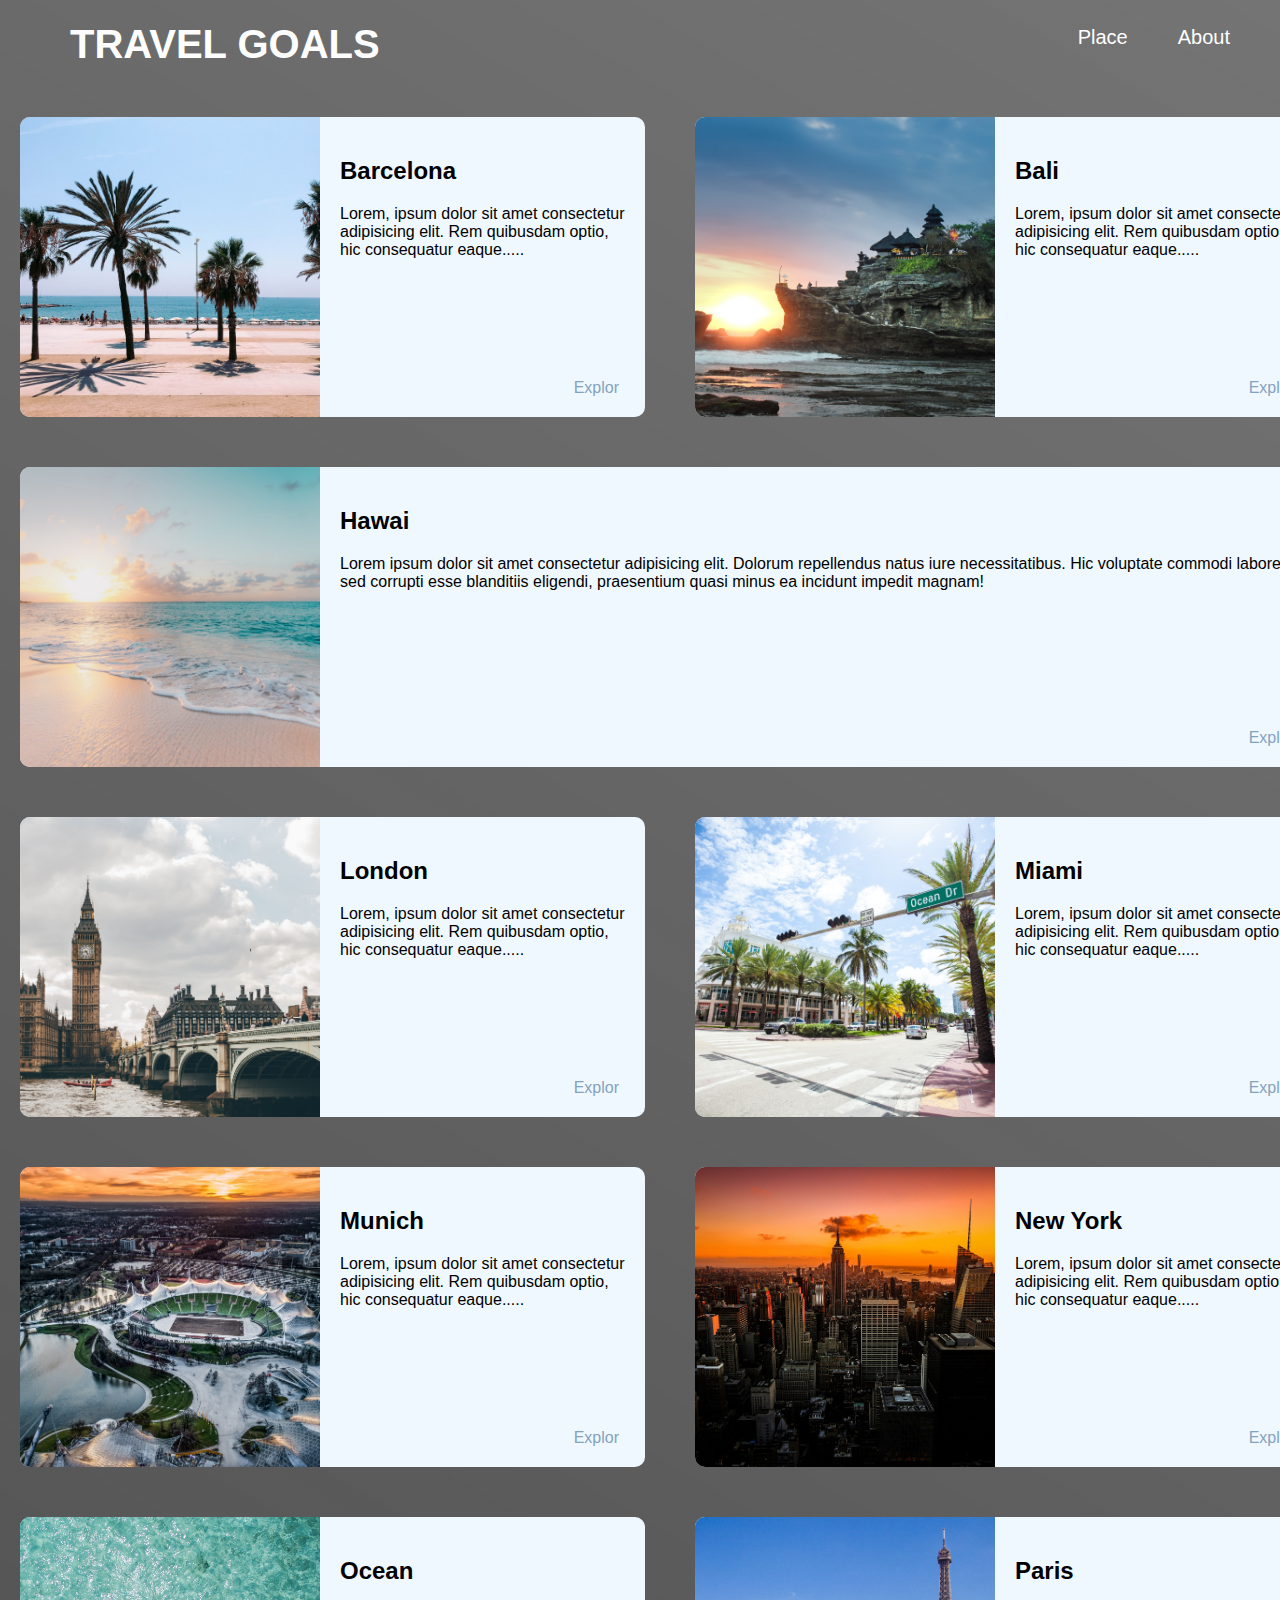
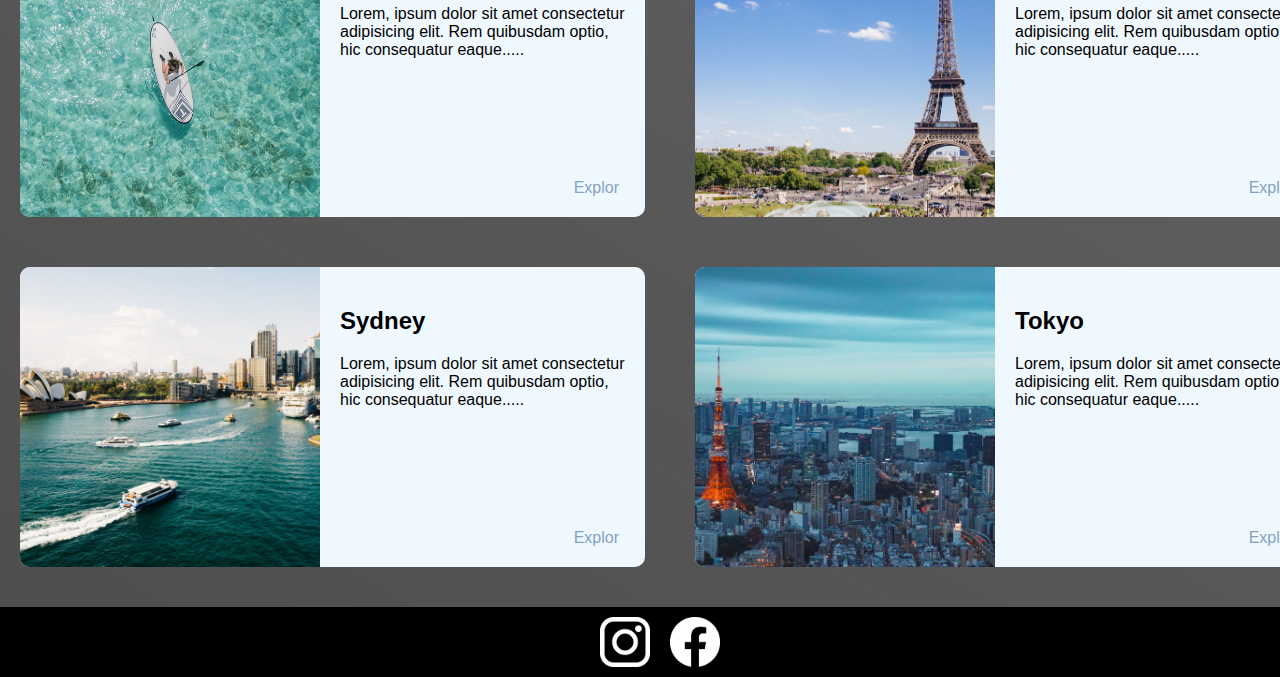
<file: place.html>
<!DOCTYPE html>
<html lang="en">
    <head>
        <meta charset="UTF-8">
        <meta name="viewport" content="width=device-width, initial-scale=1.0">
        <title>Document</title>
        <link rel="stylesheet" href="styles/share.css">
        <link rel="stylesheet" href="styles/place.css">
    </head>
    <body>
        <header>
            <div class="page-logo">
                <a href="index.html">Travel Goals</a>
            </div>
            <nav>
                <ul>
                    <li>
                        <a href="place.html">Place</a>
                    </li>
                    <li>
                        <a href="">About</a>
                    </li>
                </ul>
            </nav>
        </header>
        <main>
            <ul>
                <li>
                    <img src="image/barcelona.jpg" alt="Barcelona images">
                    <div class="item-content">
                        <div>
                            <h2>Barcelona</h2>
                            <p>Lorem, ipsum dolor sit amet consectetur adipisicing elit. Rem quibusdam
                                optio, hic consequatur eaque.....
                            </p>
                        </div>
                        <div class="action">
                            <a href="www.wikipedia.com">Explor</a>
                        </div>
                    </div>
                </li>
                <li>
                    <img src="image/cities-page-2/bali.jpg" alt="Bali images">
                    <div class="item-content">
                        <div>
                            <h2>Bali</h2>
                            <p>Lorem, ipsum dolor sit amet consectetur adipisicing elit. Rem quibusdam
                                optio, hic consequatur eaque.....
                            </p>
                        </div>
                        <div class="action">
                            <a href="www.wikipedia.com">Explor</a>
                        </div>
                    </div>
                </li>
                <li>
                    <img src="image/cities-page-2/hawaii.jpg" alt="Hawai images">
                    <div class="item-content">
                        <div>
                            <h2>Hawai</h2>
                            <p>Lorem ipsum dolor sit amet consectetur adipisicing elit. Dolorum repellendus
                                natus iure necessitatibus. Hic voluptate commodi labore id sed corrupti esse
                                blanditiis eligendi, praesentium quasi minus ea incidunt impedit magnam!
                            </p>
                        </div>
                        <div class="action">
                            <a href="www.wikipedia.com">Explor</a>
                        </div>
                    </div>
                </li>
                <li>
                    <img src="image/cities-page-2/london.jpg" alt="London images">
                    <div class="item-content">
                        <div>
                            <h2>London</h2>
                            <p>Lorem, ipsum dolor sit amet consectetur adipisicing elit. Rem quibusdam
                                optio, hic consequatur eaque.....
                            </p>
                        </div>
                        <div class="action">
                            <a href="www.wikipedia.com">Explor</a>
                        </div>
                    </div>
                </li>
                <li>
                    <img src="image/cities-page-2/miami.jpg" alt="Miami images">
                    <div class="item-content">
                        <div>
                            <h2>Miami</h2>
                            <p>Lorem, ipsum dolor sit amet consectetur adipisicing elit. Rem quibusdam
                                optio, hic consequatur eaque.....
                            </p>
                        </div>
                        <div class="action">
                            <a href="www.wikipedia.com">Explor</a>
                        </div>
                    </div>
                </li>
                <li>
                    <img src="image/cities-page-2/munich.jpg" alt="Munich images">
                    <div class="item-content">
                        <div>
                            <h2>Munich</h2>
                            <p>Lorem, ipsum dolor sit amet consectetur adipisicing elit. Rem quibusdam
                                optio, hic consequatur eaque.....
                            </p>
                        </div>
                        <div class="action">
                            <a href="www.wikipedia.com">Explor</a>
                        </div>
                    </div>
                </li>
                <li>
                    <img src="image/cities-page-2/new-york-city.jpg" alt="new york city images">
                    <div class="item-content">
                        <div>
                            <h2>New York</h2>
                            <p>Lorem, ipsum dolor sit amet consectetur adipisicing elit. Rem quibusdam
                                optio, hic consequatur eaque.....
                            </p>
                        </div>
                        <div class="action">
                            <a href="www.wikipedia.com">Explor</a>
                        </div>
                    </div>
                </li>
                <li>
                    <img src="image/cities-page-2/ocean.jpg" alt="Ocean images">
                    <div class="item-content">
                        <div>
                            <h2>Ocean</h2>
                            <p>Lorem, ipsum dolor sit amet consectetur adipisicing elit. Rem quibusdam
                                optio, hic consequatur eaque.....
                            </p>
                        </div>
                        <div class="action">
                            <a href="www.wikipedia.com">Explor</a>
                        </div>
                    </div>
                </li>
                <li>
                    <img src="image/cities-page-2/paris.jpg" alt="Paris images">
                    <div class="item-content">
                        <div>
                            <h2>Paris</h2>
                            <p>Lorem, ipsum dolor sit amet consectetur adipisicing elit. Rem quibusdam
                                optio, hic consequatur eaque.....
                            </p>
                        </div>
                        <div class="action">
                            <a href="www.wikipedia.com">Explor</a>
                        </div>
                    </div>
                </li>
                <li>
                    <img src="image/cities-page-2/sydney.jpg" alt="Sydney images">
                    <div class="item-content">
                        <div>
                            <h2>Sydney</h2>
                            <p>Lorem, ipsum dolor sit amet consectetur adipisicing elit. Rem quibusdam
                                optio, hic consequatur eaque.....
                            </p>
                        </div>
                        <div class="action">
                            <a href="www.wikipedia.com">Explor</a>
                        </div>
                    </div>
                </li>
                <li>
                    <img src="image/cities-page-2/tokyo.jpg" alt="Tokyo images">
                    <div class="item-content">
                        <div>
                            <h2>Tokyo</h2>
                            <p>Lorem, ipsum dolor sit amet consectetur adipisicing elit. Rem quibusdam
                                optio, hic consequatur eaque.....
                            </p>
                        </div>
                        <div class="action">
                            <a href="www.wikipedia.com">Explor</a>
                        </div>
                    </div>
                </li>
            </ul>
        </main>
        <footer>
            <ul id="promotion">
                <li>
                    <a href="https://www.instagram.com/adampmss/"><img src="image/icons/insta.png" alt="instagram"></a>
                </li>
                <li>
                    <a href="https://www.facebook.com/adam.pamungkas.3/"><img src="image/icons/facebook.png" alt="facebook"></a>
                </li>
            </ul>
        </footer>
    </body>
</html>
</file>
<file: styles/share.css>
body {
    font-family: 'Franklin Gothic Medium', 'Arial Narrow', Arial, sans-serif;
    margin: 0;
}

header {
    padding: 10px 50px;
    display: flex;
    justify-content: space-between;
    align-content: center;
    position: absolute;
    width: 100%;
    box-sizing: border-box;
    top: 0;
    left: 0;

}

.page-logo {
    margin-top: 12px;
    
}

.page-logo a{
    font-size: 40px;
    padding: 20px;
    text-decoration: none;
    text-align: center;
    text-transform: uppercase;
    color: rgb(253, 253, 253);
    font-weight: bold;
}

header ul {
    display: flex;
    list-style: none;
}

header li {
    margin-left: 50px;
}

header li a {
    text-decoration: none;
    color: white;
    font-size: 20px;
}

header li a:hover{
    color: black;
    background-color: rgba(255, 255, 255, 0.329);
    padding: 5px;
    border-radius: 5px;
}

footer {
    background-color: black;
    box-sizing: content-box;
}

footer li {
    width: 50px;
    height: 50px;
    padding: 10px;
}

footer img {
    width: 100%;
    height: 100%;
}

footer ul {
    display: flex;
    list-style: none;
    justify-content: center;
    margin: 0;
}
</file>
<file: styles/place.css>
header {
    position: static;
}

body {
    background: linear-gradient(30deg, rgb(77,77,77), rgba(87, 87, 87, 0.829));
}

main li img {
    width: 300px;
    height: 300px;
    object-fit: cover;
}

main ul {
    width: 1300px;
    padding: 20px;
    margin: 20px auto;
    display: grid;
    grid-template-columns: 1fr 1fr;
    gap: 50px 50px;
}

main li:nth-of-type(3) {
    grid-column: 1 / 3;
}

main li {
    display: flex;
    background-color: aliceblue;
    border-radius: 10px;
    overflow: hidden;
}

.item-content{
    padding: 20px;
    display: flex;
    flex-direction: column;
    justify-content: space-between;
}


.action {
    text-align: right;
}

.action a {
    text-decoration: none;
    color: rgb(132, 162, 189);
    text-align: right;
    padding: 6px;
}

.action a:hover {
    text-decoration: none;
    color: rgb(71, 169, 255);
    background-color: rgba(71, 169, 255, 0.144);
    border-radius: 10px;
}
</file>
